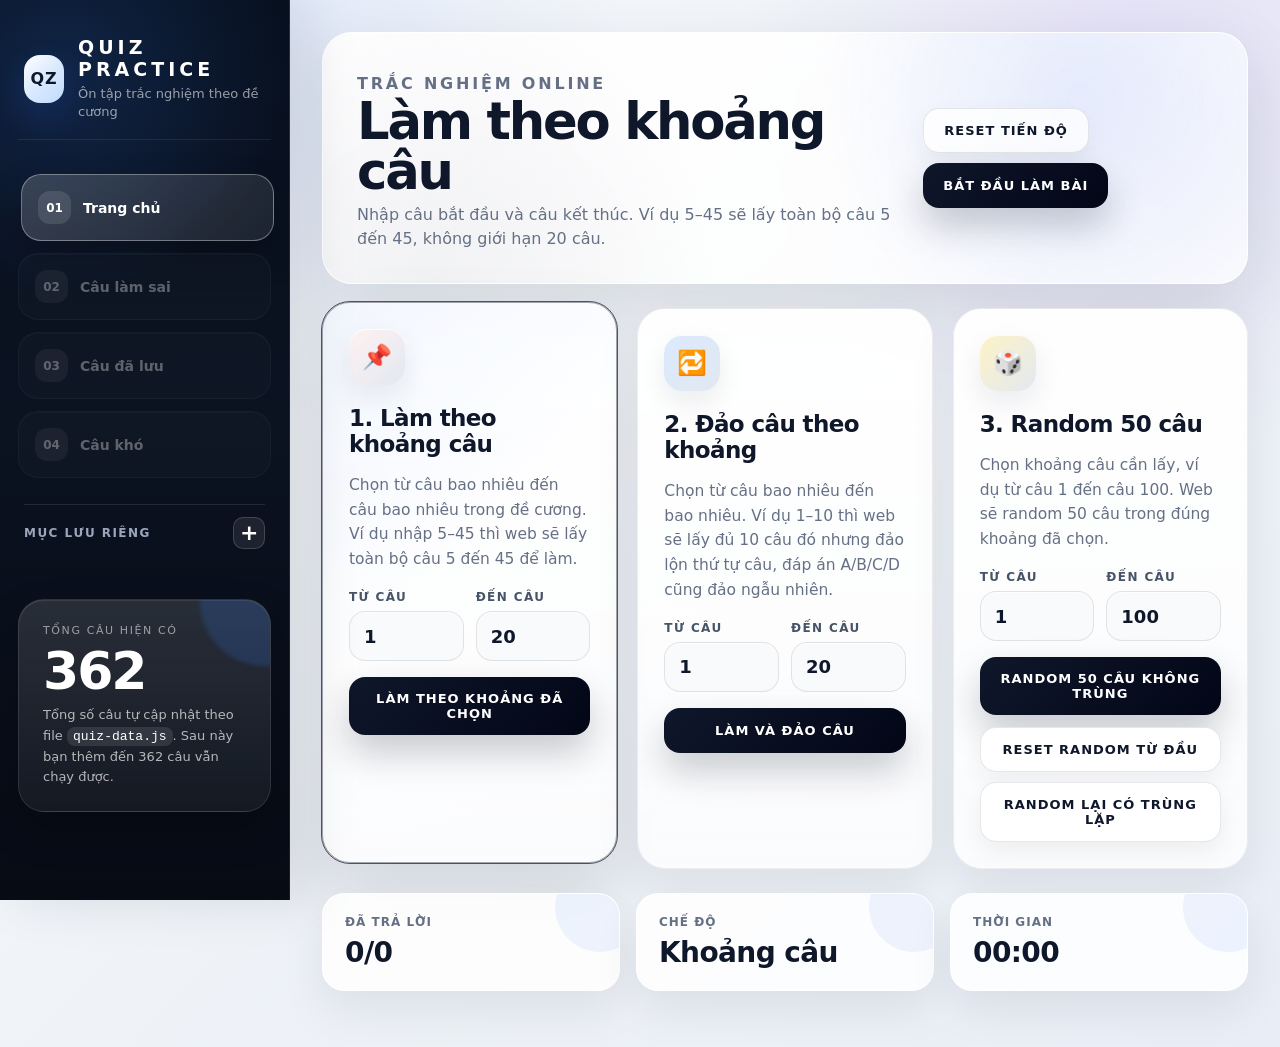
<file: index.html>
<!DOCTYPE html>
<html lang="vi">
<head>
  <meta charset="UTF-8" />
  <meta name="viewport" content="width=device-width, initial-scale=1.0" />
  <title>Ôn Tập Trắc Nghiệm</title>
  <link rel="stylesheet" href="style.css" />
</head>
<body>
  <div class="app-shell">
    <aside class="sidebar">
      <div class="brand-block" id="brandHomeBtn" role="button" tabindex="0" title="Quay về trang chủ">
        <div class="brand-mark">QZ</div>
        <div>
          <h1>Quiz Practice</h1>
          <p>Ôn tập trắc nghiệm theo đề cương</p>
        </div>
      </div>

      <nav class="side-nav" aria-label="Điều hướng nhanh">
        <button class="nav-btn active" id="homeSidebarBtn" type="button">
          <span>01</span>
          <strong>Trang chủ</strong>
        </button>
        <button class="nav-btn" id="wrongSidebarBtn" type="button" disabled>
          <span>02</span>
          <strong>Câu làm sai</strong>
        </button>
        <button class="nav-btn" id="savedSidebarBtn" type="button" disabled>
          <span>03</span>
          <strong>Câu đã lưu</strong>
        </button>
        <button class="nav-btn" id="difficultSidebarBtn" type="button" disabled>
          <span>04</span>
          <strong>Câu khó</strong>
        </button>
        <div class="custom-list-header">
          <span>Mục lưu riêng</span>
          <button class="custom-list-add" id="addCustomListBtn" type="button" title="Tạo mục lưu mới" aria-label="Tạo mục lưu mới">+</button>
        </div>
        <div class="custom-list-nav" id="customListNav"></div>
      </nav>

      <div class="sidebar-card">
        <div class="small-label">Tổng câu hiện có</div>
        <div class="big-number" id="totalQuestionCount">0</div>
        <p>Tổng số câu tự cập nhật theo file <code>quiz-data.js</code>. Sau này bạn thêm đến 362 câu vẫn chạy được.</p>
      </div>

      <div class="question-map-card hidden" id="questionMapCard" aria-label="Bảng câu hỏi trong bài">
        <div class="question-map-head">
          <div>
            <div class="small-label">Khung câu hỏi</div>
            <strong id="questionMapCount">0/0 câu</strong>
          </div>
          <span class="question-map-dot" title="Câu đã chọn sẽ đổi màu"></span>
        </div>
        <div class="question-map-legend">
          <span><i class="legend-box legend-pending"></i>Chưa làm</span>
          <span><i class="legend-box legend-done"></i>Đã làm</span>
        </div>
        <div class="question-map-grid" id="questionMapGrid"></div>
      </div>
    </aside>

    <main class="main-content">
      <header class="topbar">
        <div>
          <p class="eyebrow">Trắc nghiệm online</p>
          <h2 id="pageTitle">Ôn tập theo khoảng câu</h2>
          <p id="pageSubtitle">Chọn khoảng câu, làm bài và bấm nộp để xem điểm.</p>
        </div>
        <div class="top-actions">
          <button class="ghost-btn" id="resetProgressBtn" type="button">Reset tiến độ</button>
          <button class="primary-btn" id="startMainBtn" type="button">Bắt đầu làm bài</button>
        </div>
      </header>

      <section class="hero-grid" id="homePanel">
        <article class="mode-card selected" data-mode-card="fixed">
          <div class="mode-icon">📌</div>
          <h3>1. Làm theo khoảng câu</h3>
          <p>Chọn từ câu bao nhiêu đến câu bao nhiêu trong đề cương. Ví dụ nhập 5–45 thì web sẽ lấy toàn bộ câu 5 đến 45 để làm.</p>
          <div class="range-box" aria-label="Chọn khoảng câu trong đề cương">
            <label>
              <span>Từ câu</span>
              <input id="rangeStart" type="number" min="1" value="1" />
            </label>
            <label>
              <span>Đến câu</span>
              <input id="rangeEnd" type="number" min="1" value="20" />
            </label>
          </div>
          <button class="card-btn" type="button" data-start-mode="fixed">Làm theo khoảng đã chọn</button>
        </article>

        <article class="mode-card" data-mode-card="outline">
          <div class="mode-icon">🔁</div>
          <h3>2. Đảo câu theo khoảng</h3>
          <p>Chọn từ câu bao nhiêu đến bao nhiêu. Ví dụ 1–10 thì web sẽ lấy đủ 10 câu đó nhưng đảo lộn thứ tự câu, đáp án A/B/C/D cũng đảo ngẫu nhiên.</p>
          <div class="range-box" aria-label="Chọn khoảng câu để đảo thứ tự">
            <label>
              <span>Từ câu</span>
              <input id="outlineRangeStart" type="number" min="1" value="1" />
            </label>
            <label>
              <span>Đến câu</span>
              <input id="outlineRangeEnd" type="number" min="1" value="20" />
            </label>
          </div>
          <button class="card-btn" type="button" data-start-mode="outline">Làm và đảo câu</button>
        </article>

        <article class="mode-card" data-mode-card="random">
          <div class="mode-icon">🎲</div>
          <h3>3. Random 50 câu</h3>
          <p>Chọn khoảng câu cần lấy, ví dụ từ câu 1 đến câu 100. Web sẽ random 50 câu trong đúng khoảng đã chọn.</p>
          <div class="range-box" aria-label="Chọn khoảng câu để random 50 câu">
            <label>
              <span>Từ câu</span>
              <input id="randomRangeStart" type="number" min="1" value="1" />
            </label>
            <label>
              <span>Đến câu</span>
              <input id="randomRangeEnd" type="number" min="1" value="100" />
            </label>
          </div>
          <button class="card-btn" type="button" data-start-mode="random">Random 50 câu không trùng</button>
          <div style="display:grid;gap:10px;margin-top:12px;">
            <button class="ghost-btn" id="resetRandomBtn" type="button">Reset random từ đầu</button>
            <button class="ghost-btn" type="button" data-start-random-repeat>Random lại có trùng lặp</button>
          </div>
        </article>
      </section>

      <section class="stats-row" id="statsPanel">
        <div class="stat-box"><span>Đã trả lời</span><strong id="answeredCount">0/0</strong></div>
        <div class="stat-box"><span>Chế độ</span><strong id="currentModeLabel">Cố định</strong></div>
        <div class="stat-box"><span>Thời gian</span><strong id="timerText">00:00</strong></div>
      </section>

      <section class="quiz-panel hidden" id="quizPanel">
        <div class="quiz-toolbar">
          <div>
            <h3 id="quizTitle">Bài làm</h3>
            <p id="quizMeta">Chọn khoảng câu để bắt đầu.</p>
          </div>
          <div class="toolbar-actions">
            <button class="ghost-btn" id="newQuizBtn" type="button">Đổi đề</button>
            <button class="primary-btn" id="submitBtn" type="button">Nộp bài</button>
          </div>
        </div>
        <form id="quizForm" class="question-list"></form>
        <div class="bottom-submit-wrap">
          <button class="primary-btn bottom-submit-btn" id="bottomSubmitBtn" type="button">Nộp bài</button>
        </div>
      </section>

      <section class="result-panel hidden" id="resultPanel">
        <div class="result-card">
          <p class="eyebrow">Kết quả</p>
          <h3 id="scoreTitle">Bạn đạt 0/0</h3>
          <p id="scoreSubtitle">Xem chi tiết từng câu bên dưới.</p>
          <div class="result-actions">
            <button class="primary-btn" id="retryBtn" type="button">Làm lại bài này</button>
            <button class="ghost-btn" id="wrongOnlyBtn" type="button">Làm lại câu sai</button>
            <button class="ghost-btn" id="nextBatchBtn" type="button">Làm 20 câu tiếp theo</button>
            <button class="ghost-btn" id="backHomeBtn" type="button">Về trang chọn đề</button>
          </div>
        </div>
        <div id="reviewList" class="review-list"></div>
      </section>

      <section class="bank-panel hidden" id="bankPanel">
        <div class="quiz-toolbar">
          <div>
            <h3>Ngân hàng câu hỏi</h3>
            <p>Tìm nhanh câu hỏi trong đề cương hiện có.</p>
          </div>
          <input id="searchInput" class="search-input" type="search" placeholder="Tìm câu hỏi, mã câu, đáp án..." />
        </div>
        <div id="bankList" class="bank-list"></div>
      </section>
    </main>
  </div>

  <div class="modal-overlay" id="confirmModal" aria-hidden="true">
    <div class="confirm-modal" role="dialog" aria-modal="true" aria-labelledby="confirmModalTitle" aria-describedby="confirmModalMessage">
      <button class="modal-x" id="confirmModalClose" type="button" aria-label="Đóng">×</button>
      <div class="modal-icon">↩</div>
      <p class="eyebrow">Xác nhận thao tác</p>
      <h3 id="confirmModalTitle">Thoát bài đang làm?</h3>
      <p id="confirmModalMessage">Bạn có muốn thoát bài đang làm và quay về trang chủ không?</p>
      <div class="modal-actions">
        <button class="ghost-btn modal-cancel" id="confirmModalCancel" type="button">Ở lại</button>
        <button class="primary-btn modal-confirm" id="confirmModalConfirm" type="button">Thoát về trang chủ</button>
      </div>
    </div>
  </div>

  <div class="modal-overlay" id="customListModal" aria-hidden="true">
    <div class="confirm-modal custom-list-modal" role="dialog" aria-modal="true" aria-labelledby="customListModalTitle">
      <button class="modal-x" id="customListModalClose" type="button" aria-label="Đóng">×</button>
      <p class="eyebrow">Mục lưu riêng</p>
      <h3 id="customListModalTitle">Tạo mục lưu mới</h3>
      <p id="customListModalText">Đặt tên để gom các câu cùng chủ đề.</p>
      <label class="custom-list-name-label">
        <span>Tên mục</span>
        <input id="customListNameInput" type="text" maxlength="40" placeholder="Ví dụ: Chiến sĩ cách mạng" />
      </label>
      <div class="modal-actions">
        <button class="ghost-btn" id="customListModalCancel" type="button">Hủy</button>
        <button class="primary-btn" id="customListModalSave" type="button">Lưu mục</button>
      </div>
    </div>
  </div>

  <div class="modal-overlay" id="questionListModal" aria-hidden="true">
    <div class="confirm-modal question-list-modal" role="dialog" aria-modal="true" aria-labelledby="questionListModalTitle">
      <button class="modal-x" id="questionListModalClose" type="button" aria-label="Đóng">×</button>
      <p class="eyebrow">Phân loại câu hỏi</p>
      <h3 id="questionListModalTitle">Thêm câu vào mục</h3>
      <p>Chọn một hoặc nhiều mục. Bạn có thể tạo thêm mục mới bất cứ lúc nào.</p>
      <div class="question-list-options" id="questionListOptions"></div>
      <button class="ghost-btn full-width-btn" id="createListInsideModalBtn" type="button">+ Tạo mục mới</button>
      <div class="modal-actions">
        <button class="ghost-btn" id="questionListModalCancel" type="button">Hủy</button>
        <button class="primary-btn" id="questionListModalSave" type="button">Cập nhật</button>
      </div>
    </div>
  </div>

  <script src="quiz-data.js"></script>
  <script src="quiz.js"></script>
</body>
</html>
</file>
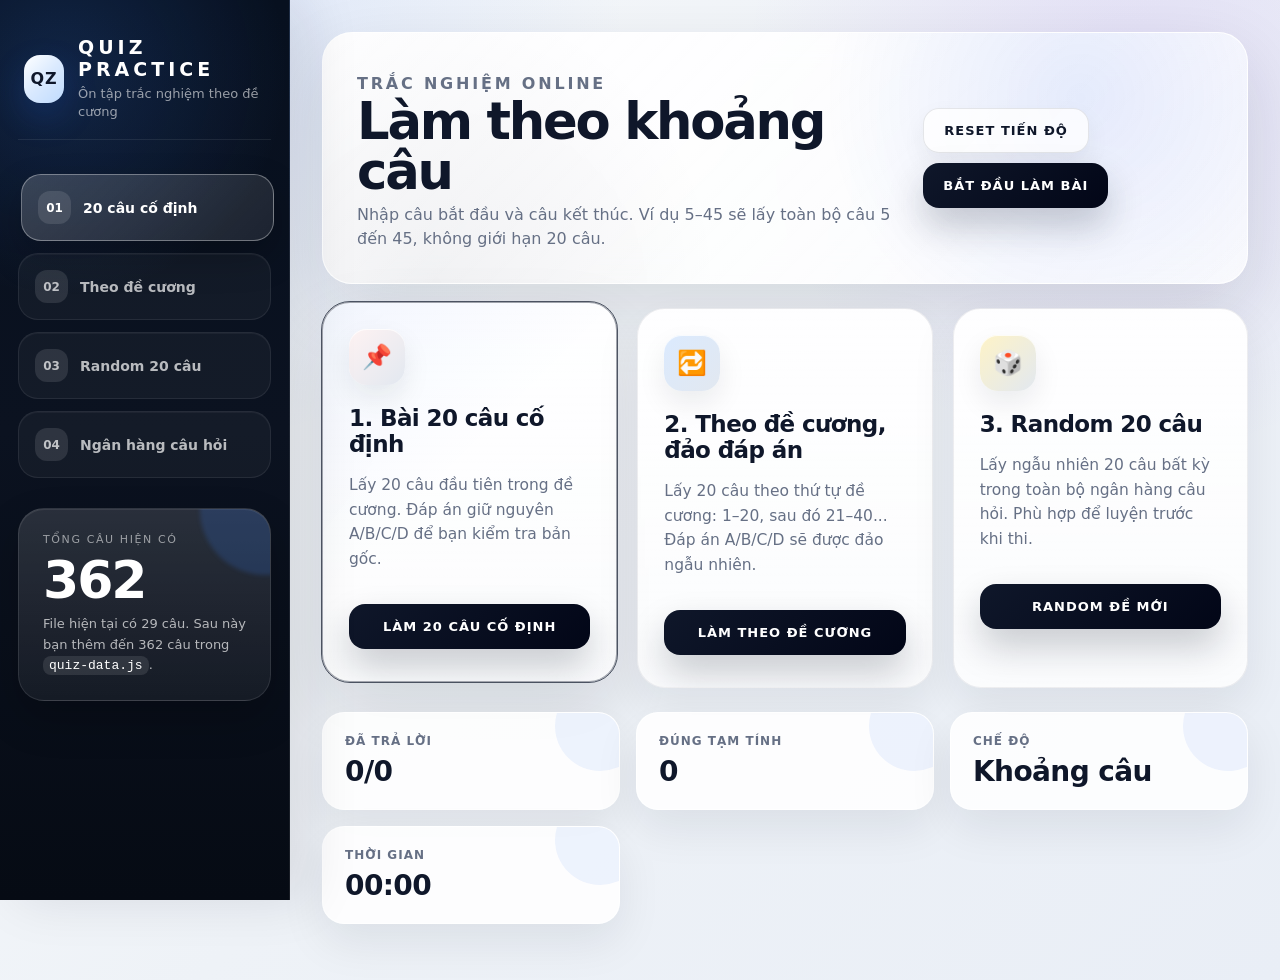
<file: quiz.html>
<!DOCTYPE html>
<html lang="vi">
<head>
  <meta charset="UTF-8" />
  <meta name="viewport" content="width=device-width, initial-scale=1.0" />
  <title>Ôn Tập Trắc Nghiệm</title>
  <link rel="stylesheet" href="style.css" />
</head>
<body>
  <div class="app-shell">
    <aside class="sidebar">
      <div class="brand-block">
        <div class="brand-mark">QZ</div>
        <div>
          <h1>Quiz Practice</h1>
          <p>Ôn tập trắc nghiệm theo đề cương</p>
        </div>
      </div>

      <nav class="side-nav" aria-label="Chọn chế độ làm bài">
        <button class="nav-btn active" data-mode-button="fixed" type="button">
          <span>01</span>
          <strong>20 câu cố định</strong>
        </button>
        <button class="nav-btn" data-mode-button="outline" type="button">
          <span>02</span>
          <strong>Theo đề cương</strong>
        </button>
        <button class="nav-btn" data-mode-button="random" type="button">
          <span>03</span>
          <strong>Random 20 câu</strong>
        </button>
        <button class="nav-btn" data-mode-button="bank" type="button">
          <span>04</span>
          <strong>Ngân hàng câu hỏi</strong>
        </button>
      </nav>

      <div class="sidebar-card">
        <div class="small-label">Tổng câu hiện có</div>
        <div class="big-number" id="totalQuestionCount">0</div>
        <p>File hiện tại có 29 câu. Sau này bạn thêm đến 362 câu trong <code>quiz-data.js</code>.</p>
      </div>
    </aside>

    <main class="main-content">
      <header class="topbar">
        <div>
          <p class="eyebrow">Trắc nghiệm online</p>
          <h2 id="pageTitle">Ôn tập 20 câu</h2>
          <p id="pageSubtitle">Chọn chế độ, làm bài và bấm nộp để xem điểm.</p>
        </div>
        <div class="top-actions">
          <button class="ghost-btn" id="resetProgressBtn" type="button">Reset tiến độ</button>
          <button class="primary-btn" id="startMainBtn" type="button">Bắt đầu làm bài</button>
        </div>
      </header>

      <section class="hero-grid" id="homePanel">
        <article class="mode-card selected" data-mode-card="fixed">
          <div class="mode-icon">📌</div>
          <h3>1. Bài 20 câu cố định</h3>
          <p>Lấy 20 câu đầu tiên trong đề cương. Đáp án giữ nguyên A/B/C/D để bạn kiểm tra bản gốc.</p>
          <button class="card-btn" type="button" data-start-mode="fixed">Làm 20 câu cố định</button>
        </article>

        <article class="mode-card" data-mode-card="outline">
          <div class="mode-icon">🔁</div>
          <h3>2. Theo đề cương, đảo đáp án</h3>
          <p>Lấy 20 câu theo thứ tự đề cương: 1–20, sau đó 21–40... Đáp án A/B/C/D sẽ được đảo ngẫu nhiên.</p>
          <button class="card-btn" type="button" data-start-mode="outline">Làm theo đề cương</button>
        </article>

        <article class="mode-card" data-mode-card="random">
          <div class="mode-icon">🎲</div>
          <h3>3. Random 20 câu</h3>
          <p>Lấy ngẫu nhiên 20 câu bất kỳ trong toàn bộ ngân hàng câu hỏi. Phù hợp để luyện trước khi thi.</p>
          <button class="card-btn" type="button" data-start-mode="random">Random đề mới</button>
        </article>
      </section>

      <section class="stats-row" id="statsPanel">
        <div class="stat-box"><span>Đã trả lời</span><strong id="answeredCount">0/20</strong></div>
        <div class="stat-box"><span>Đúng tạm tính</span><strong id="liveCorrectCount">0</strong></div>
        <div class="stat-box"><span>Chế độ</span><strong id="currentModeLabel">Cố định</strong></div>
        <div class="stat-box"><span>Thời gian</span><strong id="timerText">00:00</strong></div>
      </section>

      <section class="quiz-panel hidden" id="quizPanel">
        <div class="quiz-toolbar">
          <div>
            <h3 id="quizTitle">Bài làm</h3>
            <p id="quizMeta">20 câu trắc nghiệm</p>
          </div>
          <div class="toolbar-actions">
            <button class="ghost-btn" id="newQuizBtn" type="button">Đổi đề</button>
            <button class="primary-btn" id="submitBtn" type="button">Nộp bài</button>
          </div>
        </div>
        <form id="quizForm" class="question-list"></form>
        <div class="bottom-submit-wrap">
          <button class="primary-btn bottom-submit-btn" id="bottomSubmitBtn" type="button">Nộp bài</button>
        </div>
      </section>

      <section class="result-panel hidden" id="resultPanel">
        <div class="result-card">
          <p class="eyebrow">Kết quả</p>
          <h3 id="scoreTitle">Bạn đạt 0/20</h3>
          <p id="scoreSubtitle">Xem chi tiết từng câu bên dưới.</p>
          <div class="result-actions">
            <button class="primary-btn" id="retryBtn" type="button">Làm lại bài này</button>
            <button class="ghost-btn" id="nextBatchBtn" type="button">Làm 20 câu tiếp theo</button>
            <button class="ghost-btn" id="backHomeBtn" type="button">Về trang chọn đề</button>
          </div>
        </div>
        <div id="reviewList" class="review-list"></div>
      </section>

      <section class="bank-panel hidden" id="bankPanel">
        <div class="quiz-toolbar">
          <div>
            <h3>Ngân hàng câu hỏi</h3>
            <p>Tìm nhanh câu hỏi trong đề cương hiện có.</p>
          </div>
          <input id="searchInput" class="search-input" type="search" placeholder="Tìm câu hỏi, mã câu, đáp án..." />
        </div>
        <div id="bankList" class="bank-list"></div>
      </section>
    </main>
  </div>

  <script src="quiz-data.js"></script>
  <script src="quiz.js"></script>
</body>
</html>
</file>
<file: style.css>
:root {
  --bg: #f4f5f7;
  --panel: #ffffff;
  --ink: #111827;
  --muted: #6b7280;
  --line: #e5e7eb;
  --dark: #0f172a;
  --dark-2: #111827;
  --accent: #111827;
  --good: #16a34a;
  --bad: #dc2626;
  --warn: #d97706;
  --soft-good: #ecfdf5;
  --soft-bad: #fef2f2;
  --soft-blue: #eff6ff;
  --radius: 22px;
  --shadow: 0 24px 60px rgba(15, 23, 42, .10);
}

* { box-sizing: border-box; }
html { scroll-behavior: smooth; }
body {
  margin: 0;
  min-height: 100vh;
  font-family: Inter, ui-sans-serif, system-ui, -apple-system, BlinkMacSystemFont, "Segoe UI", sans-serif;
  color: var(--ink);
  background:
    radial-gradient(circle at top left, rgba(17, 24, 39, .08), transparent 32rem),
    linear-gradient(135deg, #f9fafb 0%, #eef2f7 100%);
}
button, input { font: inherit; }
button { cursor: pointer; }

.app-shell {
  display: grid;
  grid-template-columns: 290px minmax(0, 1fr);
  min-height: 100vh;
}

.sidebar {
  position: sticky;
  top: 0;
  height: 100vh;
  overflow: auto;
  padding: 28px 18px;
  background: #090f1d;
  color: white;
  border-right: 1px solid rgba(255,255,255,.08);
}

.brand-block {
  display: flex;
  gap: 14px;
  align-items: center;
  margin-bottom: 34px;
}
.brand-mark {
  width: 48px;
  height: 48px;
  border-radius: 16px;
  display: grid;
  place-items: center;
  background: linear-gradient(135deg, #ffffff, #cbd5e1);
  color: #0f172a;
  font-weight: 900;
  letter-spacing: 1px;
}
.brand-block h1 {
  margin: 0;
  font-size: 20px;
  letter-spacing: 3px;
  text-transform: uppercase;
}
.brand-block p {
  margin: 5px 0 0;
  color: rgba(255,255,255,.58);
  font-size: 13px;
  line-height: 1.4;
}

.side-nav { display: grid; gap: 10px; }
.nav-btn {
  width: 100%;
  border: 1px solid rgba(255,255,255,.08);
  color: rgba(255,255,255,.70);
  background: rgba(255,255,255,.035);
  border-radius: 18px;
  padding: 15px 14px;
  display: flex;
  gap: 12px;
  align-items: center;
  text-align: left;
  transition: .2s ease;
}
.nav-btn span {
  width: 33px;
  height: 33px;
  border-radius: 12px;
  display: grid;
  place-items: center;
  background: rgba(255,255,255,.07);
  font-size: 12px;
  font-weight: 800;
}
.nav-btn strong { font-size: 14px; }
.nav-btn:hover, .nav-btn.active {
  color: white;
  background: rgba(255,255,255,.11);
  border-color: rgba(255,255,255,.28);
  transform: translateX(3px);
}

.nav-btn:disabled {
  opacity: .48;
  cursor: not-allowed;
  transform: none;
}
.nav-btn:disabled:hover {
  color: rgba(255,255,255,.70);
  background: rgba(255,255,255,.035);
  border-color: rgba(255,255,255,.08);
  transform: none;
}
.review-card.focus-wrong {
  outline: 3px solid rgba(220, 38, 38, .35);
  box-shadow: 0 0 0 8px rgba(220, 38, 38, .08), var(--shadow);
}

.sidebar-card {
  margin-top: 32px;
  padding: 20px;
  border-radius: 22px;
  background: linear-gradient(180deg, rgba(255,255,255,.10), rgba(255,255,255,.045));
  border: 1px solid rgba(255,255,255,.10);
}
.sidebar-card code {
  color: #fff;
  background: rgba(255,255,255,.10);
  padding: 2px 6px;
  border-radius: 8px;
}
.small-label {
  color: rgba(255,255,255,.55);
  font-size: 11px;
  letter-spacing: 1.6px;
  text-transform: uppercase;
}
.big-number {
  margin: 8px 0;
  font-size: 44px;
  font-weight: 900;
  letter-spacing: -2px;
}
.sidebar-card p {
  color: rgba(255,255,255,.68);
  font-size: 13px;
  line-height: 1.55;
  margin: 0;
}

.main-content {
  padding: 30px;
  max-width: 1220px;
  width: 100%;
  margin: 0 auto;
}
.topbar, .quiz-toolbar {
  display: flex;
  justify-content: space-between;
  gap: 20px;
  align-items: center;
  padding: 24px;
  background: rgba(255,255,255,.74);
  border: 1px solid rgba(229,231,235,.90);
  border-radius: var(--radius);
  box-shadow: var(--shadow);
  backdrop-filter: blur(18px);
}
.eyebrow {
  margin: 0 0 8px;
  color: var(--muted);
  text-transform: uppercase;
  letter-spacing: 2px;
  font-size: 12px;
  font-weight: 800;
}
.topbar h2, .quiz-toolbar h3 {
  margin: 0;
  font-size: clamp(24px, 3vw, 42px);
  letter-spacing: -1.4px;
}
.quiz-toolbar h3 { font-size: 22px; letter-spacing: -.5px; }
.topbar p, .quiz-toolbar p {
  color: var(--muted);
  margin: 7px 0 0;
  line-height: 1.5;
}
.top-actions, .toolbar-actions, .result-actions {
  display: flex;
  gap: 10px;
  flex-wrap: wrap;
}
.primary-btn, .ghost-btn, .card-btn {
  border: 0;
  border-radius: 999px;
  padding: 13px 18px;
  font-size: 13px;
  font-weight: 900;
  letter-spacing: .7px;
  text-transform: uppercase;
  transition: .18s ease;
}
.primary-btn, .card-btn {
  background: var(--dark);
  color: white;
  box-shadow: 0 12px 24px rgba(15,23,42,.18);
}
.ghost-btn {
  border: 1px solid var(--line);
  color: var(--ink);
  background: white;
}
.primary-btn:hover, .card-btn:hover, .ghost-btn:hover {
  transform: translateY(-2px);
}
.primary-btn:disabled, .ghost-btn:disabled {
  opacity: .55;
  cursor: not-allowed;
  transform: none;
}

.hero-grid {
  display: grid;
  grid-template-columns: repeat(3, minmax(0, 1fr));
  gap: 18px;
  margin-top: 22px;
}
.mode-card {
  background: var(--panel);
  border: 1px solid var(--line);
  border-radius: var(--radius);
  padding: 24px;
  box-shadow: 0 16px 40px rgba(15, 23, 42, .06);
  transition: .2s ease;
}
.mode-card:hover, .mode-card.selected {
  transform: translateY(-4px);
  border-color: #111827;
  box-shadow: var(--shadow);
}
.mode-icon {
  width: 48px;
  height: 48px;
  border-radius: 16px;
  display: grid;
  place-items: center;
  background: #f3f4f6;
  font-size: 24px;
  margin-bottom: 18px;
}
.mode-card h3 { margin: 0 0 10px; font-size: 20px; }
.mode-card p {
  color: var(--muted);
  line-height: 1.6;
  min-height: 78px;
}
.card-btn { width: 100%; margin-top: 12px; }

.stats-row {
  display: grid;
  grid-template-columns: repeat(3, minmax(0, 1fr));
  gap: 14px;
  margin: 22px 0;
}
.stat-box {
  background: var(--panel);
  border: 1px solid var(--line);
  border-radius: 18px;
  padding: 17px 18px;
}
.stat-box span {
  display: block;
  color: var(--muted);
  font-size: 12px;
  text-transform: uppercase;
  letter-spacing: 1px;
  font-weight: 800;
}
.stat-box strong {
  display: block;
  margin-top: 7px;
  font-size: 24px;
}

.quiz-panel, .result-panel, .bank-panel { margin-top: 22px; }
.question-list { display: grid; gap: 16px; margin-top: 18px; }
.question-card {
  background: var(--panel);
  border: 1px solid var(--line);
  border-radius: var(--radius);
  padding: 22px;
  box-shadow: 0 16px 36px rgba(15,23,42,.05);
}
.question-head {
  display: flex;
  justify-content: space-between;
  gap: 12px;
  align-items: flex-start;
  margin-bottom: 16px;
}
.question-number {
  display: inline-flex;
  align-items: center;
  gap: 8px;
  font-size: 12px;
  color: var(--muted);
  font-weight: 900;
  letter-spacing: 1px;
  text-transform: uppercase;
}
.question-code {
  background: #f3f4f6;
  color: #374151;
  padding: 5px 8px;
  border-radius: 999px;
  font-size: 11px;
}
.question-text {
  margin: 0;
  font-size: 18px;
  font-weight: 800;
  line-height: 1.48;
}
.option-list { display: grid; gap: 10px; margin-top: 17px; }
.option-item {
  display: grid;
  grid-template-columns: 34px 1fr;
  gap: 12px;
  align-items: center;
  padding: 13px 14px;
  border: 1px solid var(--line);
  border-radius: 16px;
  background: #fff;
  transition: .16s ease;
}
.option-item:hover { border-color: #111827; transform: translateX(2px); }
.option-item input { display: none; }
.option-letter {
  width: 34px;
  height: 34px;
  border-radius: 12px;
  display: grid;
  place-items: center;
  background: #f3f4f6;
  font-weight: 900;
}
.option-item:has(input:checked) {
  border-color: #111827;
  background: #f8fafc;
  box-shadow: 0 10px 24px rgba(15,23,42,.07);
}
.option-item:has(input:checked) .option-letter {
  background: #111827;
  color: white;
}
.option-item.correct {
  border-color: rgba(22,163,74,.45);
  background: var(--soft-good);
}
.option-item.wrong {
  border-color: rgba(220,38,38,.42);
  background: var(--soft-bad);
}
.option-item.correct .option-letter { background: var(--good); color: #fff; }
.option-item.wrong .option-letter { background: var(--bad); color: #fff; }

.result-card {
  background: #0f172a;
  color: #fff;
  border-radius: 28px;
  padding: 28px;
  box-shadow: var(--shadow);
}
.result-card .eyebrow { color: rgba(255,255,255,.56); }
.result-card h3 {
  font-size: clamp(28px, 5vw, 56px);
  line-height: 1;
  margin: 0 0 12px;
  letter-spacing: -2px;
}
.result-card p { color: rgba(255,255,255,.70); }
.result-card .ghost-btn { background: transparent; color: #fff; border-color: rgba(255,255,255,.22); }
.result-card .primary-btn { background: #fff; color: #0f172a; }
.review-list { display: grid; gap: 14px; margin-top: 18px; }
.review-card {
  background: var(--panel);
  border: 1px solid var(--line);
  border-radius: 20px;
  padding: 18px;
}
.review-card.good { border-color: rgba(22,163,74,.35); }
.review-card.bad { border-color: rgba(220,38,38,.35); }
.review-status {
  display: inline-flex;
  padding: 6px 10px;
  border-radius: 999px;
  font-size: 12px;
  font-weight: 900;
  margin-bottom: 12px;
}
.review-status.good { background: var(--soft-good); color: var(--good); }
.review-status.bad { background: var(--soft-bad); color: var(--bad); }
.review-card h4 { margin: 0 0 12px; line-height: 1.5; }
.review-card p { margin: 7px 0; color: #374151; }

.search-input {
  width: min(420px, 100%);
  border: 1px solid var(--line);
  border-radius: 999px;
  padding: 13px 16px;
  outline: none;
}
.search-input:focus { border-color: #111827; }
.bank-list { display: grid; gap: 13px; margin-top: 18px; }
.bank-item {
  background: var(--panel);
  border: 1px solid var(--line);
  border-radius: 18px;
  padding: 18px;
}
.bank-item h4 { margin: 0 0 10px; line-height: 1.45; }
.bank-item ul { margin: 0; padding-left: 22px; color: #374151; }
.bank-answer {
  display: inline-flex;
  margin-top: 10px;
  padding: 6px 10px;
  border-radius: 999px;
  background: var(--soft-good);
  color: var(--good);
  font-weight: 900;
  font-size: 12px;
}
.hidden { display: none !important; }

@media (max-width: 1000px) {
  .app-shell { grid-template-columns: 1fr; }
  .sidebar { position: relative; height: auto; }
  .hero-grid { grid-template-columns: 1fr; }
  .stats-row { grid-template-columns: repeat(2, minmax(0, 1fr)); }
  .topbar, .quiz-toolbar { align-items: flex-start; flex-direction: column; }
}
@media (max-width: 560px) {
  .main-content { padding: 16px; }
  .stats-row { grid-template-columns: 1fr; }
  .question-card { padding: 18px; }
  .option-item { grid-template-columns: 30px 1fr; }
  .top-actions, .toolbar-actions, .result-actions { width: 100%; }
  .primary-btn, .ghost-btn, .card-btn { width: 100%; }
}


/* Custom confirm modal */
body.modal-open {
  overflow: hidden;
}

.modal-overlay {
  position: fixed;
  inset: 0;
  z-index: 9999;
  display: flex;
  align-items: center;
  justify-content: center;
  padding: 24px;
  background: rgba(15, 23, 42, 0.52);
  backdrop-filter: blur(10px);
  opacity: 0;
  pointer-events: none;
  transition: opacity 0.22s ease;
}

.modal-overlay.show {
  opacity: 1;
  pointer-events: auto;
}

.confirm-modal {
  position: relative;
  width: min(480px, 100%);
  padding: 30px;
  border: 1px solid rgba(15, 23, 42, 0.1);
  border-radius: 28px;
  background: linear-gradient(180deg, #ffffff 0%, #f8fafc 100%);
  color: #111827;
  box-shadow: 0 30px 80px rgba(15, 23, 42, 0.28);
  transform: translateY(14px) scale(0.97);
  transition: transform 0.22s ease;
}

.modal-overlay.show .confirm-modal {
  transform: translateY(0) scale(1);
}

.modal-x {
  position: absolute;
  top: 18px;
  right: 18px;
  width: 36px;
  height: 36px;
  border: 0;
  border-radius: 999px;
  background: #eef2f7;
  color: #334155;
  font-size: 22px;
  line-height: 1;
  cursor: pointer;
  transition: transform 0.18s ease, background 0.18s ease;
}

.modal-x:hover {
  transform: rotate(90deg);
  background: #e2e8f0;
}

.modal-icon {
  width: 56px;
  height: 56px;
  display: grid;
  place-items: center;
  margin-bottom: 18px;
  border-radius: 18px;
  background: #0f172a;
  color: #ffffff;
  font-size: 26px;
  box-shadow: 0 18px 36px rgba(15, 23, 42, 0.22);
}

.confirm-modal .eyebrow {
  margin: 0 0 8px;
  color: #64748b;
}

.confirm-modal h3 {
  margin: 0 0 10px;
  font-size: 28px;
  line-height: 1.15;
  letter-spacing: -0.04em;
}

.confirm-modal p {
  margin: 0;
  color: #64748b;
  font-size: 15px;
  line-height: 1.65;
}

.modal-actions {
  display: flex;
  justify-content: flex-end;
  gap: 12px;
  margin-top: 26px;
}

.modal-actions .ghost-btn,
.modal-actions .primary-btn {
  min-width: 142px;
  height: 46px;
}

.modal-actions .modal-cancel {
  background: #ffffff;
}

.modal-actions .modal-confirm {
  box-shadow: 0 16px 34px rgba(15, 23, 42, 0.22);
}

@media (max-width: 560px) {
  .confirm-modal {
    padding: 24px;
    border-radius: 24px;
  }

  .modal-actions {
    display: grid;
  }

  .modal-actions .ghost-btn,
  .modal-actions .primary-btn {
    width: 100%;
  }
}

/* ===============================
   Visual refresh - home dashboard
   =============================== */
:root {
  --bg: #eef2f7;
  --panel: #ffffff;
  --ink: #0f172a;
  --muted: #667085;
  --line: #dde3ec;
  --dark: #08111f;
  --dark-2: #0b1220;
  --accent: #0f172a;
  --brand: #2563eb;
  --brand-soft: #dbeafe;
  --violet-soft: #ede9fe;
  --emerald-soft: #dcfce7;
  --amber-soft: #fef3c7;
  --radius: 26px;
  --shadow: 0 26px 70px rgba(15, 23, 42, .12);
  --shadow-soft: 0 18px 45px rgba(15, 23, 42, .08);
}

body {
  background:
    radial-gradient(circle at 14% 0%, rgba(37, 99, 235, .12), transparent 28rem),
    radial-gradient(circle at 88% 8%, rgba(124, 58, 237, .10), transparent 24rem),
    linear-gradient(135deg, #f8fafc 0%, #eef2f7 52%, #e9eef6 100%);
}

.app-shell {
  grid-template-columns: 305px minmax(0, 1fr);
}

.sidebar {
  background:
    radial-gradient(circle at 22% 8%, rgba(59, 130, 246, .18), transparent 14rem),
    linear-gradient(180deg, #07101f 0%, #0b1220 48%, #060b14 100%);
  box-shadow: 18px 0 50px rgba(15, 23, 42, .10);
}

.brand-block {
  padding: 8px 6px 18px;
  border-bottom: 1px solid rgba(255,255,255,.08);
}

.brand-mark {
  background: linear-gradient(135deg, #ffffff 0%, #dbeafe 48%, #bfdbfe 100%);
  box-shadow: 0 14px 35px rgba(37, 99, 235, .20);
}

.brand-block h1 {
  font-size: 19px;
  letter-spacing: 4px;
}

.side-nav {
  gap: 12px;
}

.nav-btn {
  min-height: 64px;
  border-radius: 20px;
  padding: 16px;
  background: rgba(255,255,255,.04);
  box-shadow: inset 0 1px 0 rgba(255,255,255,.04);
}

.nav-btn.active {
  background: linear-gradient(135deg, rgba(255,255,255,.18), rgba(255,255,255,.08));
  border-color: rgba(255,255,255,.35);
  box-shadow: 0 16px 36px rgba(0,0,0,.22);
}

.nav-btn span {
  background: rgba(255,255,255,.11);
}

.sidebar-card {
  position: relative;
  overflow: hidden;
  margin-top: 30px;
  padding: 24px;
  border-radius: 26px;
  background:
    linear-gradient(180deg, rgba(255,255,255,.13), rgba(255,255,255,.055));
  box-shadow: inset 0 1px 0 rgba(255,255,255,.08), 0 18px 42px rgba(0,0,0,.20);
}

.sidebar-card::after {
  content: "";
  position: absolute;
  width: 130px;
  height: 130px;
  right: -60px;
  top: -64px;
  border-radius: 999px;
  background: rgba(59, 130, 246, .18);
  filter: blur(2px);
}

.big-number {
  font-size: 52px;
  line-height: 1;
}

.main-content {
  max-width: 1260px;
  padding: 32px;
}

.topbar {
  position: relative;
  overflow: hidden;
  padding: 32px 34px;
  border-radius: 30px;
  background:
    linear-gradient(135deg, rgba(255,255,255,.94), rgba(255,255,255,.78));
  border-color: rgba(255,255,255,.75);
}

.topbar::before {
  content: "";
  position: absolute;
  inset: 0;
  pointer-events: none;
  background:
    radial-gradient(circle at 82% 26%, rgba(37, 99, 235, .10), transparent 16rem),
    radial-gradient(circle at 12% 100%, rgba(15, 23, 42, .055), transparent 18rem);
}

.topbar > * {
  position: relative;
  z-index: 1;
}

.eyebrow {
  color: #697586;
  letter-spacing: 2.8px;
}

.topbar h2 {
  font-size: clamp(36px, 4vw, 54px);
  line-height: .98;
  letter-spacing: -2.2px;
}

.topbar p {
  max-width: 680px;
  font-size: 16px;
}

.primary-btn, .ghost-btn, .card-btn {
  min-height: 45px;
  padding: 14px 20px;
  border-radius: 16px;
  letter-spacing: 1px;
}

.primary-btn, .card-btn {
  background: linear-gradient(135deg, #0f172a, #020617);
  box-shadow: 0 18px 36px rgba(15,23,42,.22);
}

.ghost-btn {
  background: rgba(255,255,255,.78);
  border-color: rgba(15,23,42,.10);
  box-shadow: 0 10px 24px rgba(15,23,42,.06);
}

.primary-btn:hover, .card-btn:hover, .ghost-btn:hover {
  transform: translateY(-3px);
  box-shadow: 0 22px 44px rgba(15,23,42,.16);
}

.hero-grid {
  align-items: stretch;
  gap: 20px;
  margin-top: 24px;
}

.mode-card {
  position: relative;
  overflow: hidden;
  min-height: 380px;
  padding: 26px;
  border-radius: 28px;
  border-color: rgba(15,23,42,.07);
  background:
    linear-gradient(180deg, rgba(255,255,255,.96), rgba(255,255,255,.78));
  box-shadow: var(--shadow-soft);
}

.mode-card::before {
  content: "";
  position: absolute;
  inset: 0;
  pointer-events: none;
  background: linear-gradient(135deg, rgba(37,99,235,.055), transparent 45%);
  opacity: 0;
  transition: .22s ease;
}

.mode-card:hover::before, .mode-card.selected::before {
  opacity: 1;
}

.mode-card:hover, .mode-card.selected {
  transform: translateY(-6px);
  border-color: rgba(15, 23, 42, .38);
  box-shadow: 0 30px 70px rgba(15, 23, 42, .13);
}

.mode-card.selected {
  outline: 1px solid rgba(15, 23, 42, .70);
}

.mode-card > * {
  position: relative;
  z-index: 1;
}

.mode-icon {
  width: 56px;
  height: 56px;
  border-radius: 18px;
  margin-bottom: 20px;
  background: linear-gradient(135deg, #f8fafc, #e2e8f0);
  box-shadow: inset 0 1px 0 rgba(255,255,255,.80), 0 12px 28px rgba(15,23,42,.08);
}

.mode-card:nth-child(1) .mode-icon { background: linear-gradient(135deg, #fef2f2, #e2e8f0); }
.mode-card:nth-child(2) .mode-icon { background: linear-gradient(135deg, #dbeafe, #e2e8f0); }
.mode-card:nth-child(3) .mode-icon { background: linear-gradient(135deg, #fef3c7, #e2e8f0); }

.mode-card h3 {
  margin-bottom: 12px;
  font-size: 23px;
  letter-spacing: -.6px;
}

.mode-card p {
  min-height: 0;
  color: #667085;
  font-size: 15.5px;
}

.range-box {
  display: grid;
  grid-template-columns: repeat(2, minmax(0, 1fr));
  gap: 12px;
  margin-top: 18px;
}

.range-box label {
  display: grid;
  gap: 7px;
  color: #475467;
  font-size: 12px;
  font-weight: 900;
  text-transform: uppercase;
  letter-spacing: 1.4px;
}

.range-box input {
  width: 100%;
  height: 50px;
  padding: 0 14px;
  border: 1px solid rgba(15,23,42,.10);
  border-radius: 16px;
  outline: none;
  background: #f8fafc;
  color: #0f172a;
  font-size: 18px;
  font-weight: 800;
  box-shadow: inset 0 1px 0 rgba(255,255,255,.80);
  transition: .16s ease;
}

.range-box input:focus {
  border-color: rgba(37,99,235,.55);
  background: #ffffff;
  box-shadow: 0 0 0 4px rgba(37,99,235,.11);
}

.card-btn {
  margin-top: 16px;
  width: 100%;
}

.mode-card .ghost-btn {
  min-height: 43px;
  background: #ffffff;
}

.stats-row {
  gap: 16px;
  margin: 24px 0;
}

.stat-box {
  position: relative;
  overflow: hidden;
  border-radius: 22px;
  padding: 21px 22px;
  background: rgba(255,255,255,.86);
  border-color: rgba(255,255,255,.78);
  box-shadow: var(--shadow-soft);
}

.stat-box::after {
  content: "";
  position: absolute;
  right: -26px;
  top: -32px;
  width: 90px;
  height: 90px;
  border-radius: 999px;
  background: rgba(37,99,235,.07);
}

.stat-box strong {
  font-size: 28px;
  letter-spacing: -.6px;
}

.quiz-toolbar, .question-card, .review-card, .bank-item {
  border-color: rgba(15,23,42,.07);
  background: rgba(255,255,255,.90);
  box-shadow: var(--shadow-soft);
}

.option-item {
  border-radius: 18px;
  background: rgba(255,255,255,.86);
}

.option-letter {
  border-radius: 13px;
}

.result-card {
  position: relative;
  overflow: hidden;
  background:
    radial-gradient(circle at top right, rgba(37,99,235,.30), transparent 18rem),
    linear-gradient(135deg, #0f172a 0%, #020617 100%);
}

.result-card::after {
  content: "";
  position: absolute;
  width: 170px;
  height: 170px;
  right: -70px;
  bottom: -90px;
  border-radius: 999px;
  background: rgba(255,255,255,.08);
}

@media (max-width: 1000px) {
  .app-shell { grid-template-columns: 1fr; }
  .sidebar {
    height: auto;
    position: relative;
    padding: 20px;
  }
  .brand-block { margin-bottom: 18px; }
  .side-nav { grid-template-columns: repeat(2, minmax(0, 1fr)); }
  .sidebar-card { margin-top: 18px; }
  .main-content { padding: 22px; }
}

@media (max-width: 720px) {
  .hero-grid { grid-template-columns: 1fr; }
  .topbar { padding: 24px; }
  .topbar h2 { font-size: 34px; }
  .mode-card { min-height: auto; }
  .stats-row { grid-template-columns: 1fr; }
}

@media (max-width: 560px) {
  .side-nav { grid-template-columns: 1fr; }
  .main-content { padding: 16px; }
  .range-box { grid-template-columns: 1fr; }
  .topbar h2 { font-size: 30px; }
}

/* ===============================
   Mobile polish - smooth phone UX
   =============================== */
html, body {
  max-width: 100%;
  overflow-x: hidden;
}

img, svg, video, canvas {
  max-width: 100%;
}

.main-content,
.topbar,
.quiz-toolbar,
.mode-card,
.question-card,
.result-card,
.review-card,
.bank-item,
.stat-box {
  min-width: 0;
}

button,
.nav-btn,
.option-item,
.brand-block {
  -webkit-tap-highlight-color: transparent;
}

@media (hover: none) {
  .primary-btn:hover,
  .card-btn:hover,
  .ghost-btn:hover,
  .mode-card:hover,
  .option-item:hover,
  .nav-btn:hover {
    transform: none;
  }
}

@media (max-width: 900px) {
  body {
    background: linear-gradient(180deg, #f8fafc 0%, #eef2f7 100%);
  }

  .app-shell {
    display: block;
  }

  .sidebar {
    position: sticky;
    top: 0;
    z-index: 50;
    height: auto;
    max-height: none;
    overflow: visible;
    padding: 14px 14px 12px;
    border-right: 0;
    border-bottom: 1px solid rgba(255,255,255,.10);
    box-shadow: 0 12px 35px rgba(15, 23, 42, .18);
  }

  .brand-block {
    margin: 0;
    padding: 0 0 12px;
    gap: 10px;
    cursor: pointer;
  }

  .brand-mark {
    width: 42px;
    height: 42px;
    border-radius: 14px;
    font-size: 13px;
    flex: 0 0 auto;
  }

  .brand-block h1 {
    font-size: 16px;
    letter-spacing: 3px;
    line-height: 1.1;
  }

  .brand-block p {
    display: none;
  }

  .side-nav {
    display: grid;
    grid-template-columns: repeat(2, minmax(0, 1fr));
    gap: 8px;
  }

  .nav-btn {
    min-height: 48px;
    padding: 9px 10px;
    border-radius: 15px;
    gap: 8px;
  }

  .nav-btn span {
    width: 30px;
    height: 30px;
    border-radius: 10px;
    font-size: 11px;
    flex: 0 0 auto;
  }

  .nav-btn strong {
    font-size: 13px;
    white-space: nowrap;
    overflow: hidden;
    text-overflow: ellipsis;
  }

  .nav-btn.active {
    box-shadow: inset 0 1px 0 rgba(255,255,255,.10);
  }

  .sidebar-card {
    display: flex;
    align-items: center;
    justify-content: space-between;
    gap: 12px;
    margin-top: 12px;
    padding: 12px 14px;
    border-radius: 17px;
  }

  .sidebar-card .small-label {
    font-size: 10px;
    letter-spacing: 1.2px;
  }

  .sidebar-card .big-number,
  .big-number {
    margin: 0;
    font-size: 34px;
    letter-spacing: -1px;
  }

  .sidebar-card p {
    display: none;
  }

  .main-content {
    width: 100%;
    padding: 14px;
  }

  .topbar {
    padding: 20px;
    border-radius: 24px;
    gap: 16px;
  }

  .topbar h2 {
    font-size: clamp(29px, 9vw, 40px);
    line-height: 1.05;
    letter-spacing: -1.5px;
  }

  .topbar p {
    font-size: 14.5px;
    line-height: 1.55;
  }

  .eyebrow {
    font-size: 10.5px;
    letter-spacing: 2.2px;
  }

  .top-actions,
  .toolbar-actions,
  .result-actions {
    width: 100%;
    display: grid;
    grid-template-columns: 1fr 1fr;
    gap: 9px;
  }

  .primary-btn,
  .ghost-btn,
  .card-btn {
    width: 100%;
    min-height: 48px;
    padding: 13px 14px;
    border-radius: 15px;
    font-size: 12px;
    line-height: 1.15;
  }

  .hero-grid {
    grid-template-columns: 1fr;
    gap: 14px;
    margin-top: 14px;
  }

  .mode-card {
    min-height: auto;
    padding: 19px;
    border-radius: 23px;
  }

  .mode-card.selected,
  .mode-card:hover {
    transform: none;
  }

  .mode-icon {
    width: 48px;
    height: 48px;
    border-radius: 16px;
    margin-bottom: 14px;
    font-size: 21px;
  }

  .mode-card h3 {
    font-size: 19px;
    line-height: 1.25;
  }

  .mode-card p {
    font-size: 14.5px;
    line-height: 1.55;
    margin-bottom: 12px;
  }

  .range-box {
    grid-template-columns: repeat(2, minmax(0, 1fr));
    gap: 10px;
  }

  .range-box input {
    height: 48px;
    border-radius: 14px;
    font-size: 17px;
  }

  .stats-row {
    grid-template-columns: repeat(3, minmax(0, 1fr));
    gap: 9px;
    margin: 14px 0;
  }

  .stat-box {
    padding: 13px 12px;
    border-radius: 18px;
  }

  .stat-box span {
    font-size: 9.5px;
    letter-spacing: .7px;
  }

  .stat-box strong {
    font-size: 20px;
    line-height: 1.15;
    word-break: break-word;
  }

  .quiz-panel,
  .result-panel,
  .bank-panel {
    margin-top: 14px;
  }

  .quiz-toolbar {
    padding: 18px;
    border-radius: 22px;
    gap: 14px;
  }

  .quiz-toolbar h3 {
    font-size: 20px;
  }

  .quiz-toolbar p {
    font-size: 13.5px;
  }

  .question-list {
    gap: 12px;
    margin-top: 12px;
  }

  .question-card {
    padding: 18px;
    border-radius: 22px;
  }

  .question-head {
    display: block;
    margin-bottom: 12px;
  }

  .question-number {
    margin-bottom: 8px;
    font-size: 11px;
    letter-spacing: .8px;
    flex-wrap: wrap;
  }

  .question-code {
    max-width: 100%;
  }

  .question-text {
    font-size: 17px;
    line-height: 1.45;
    word-break: break-word;
  }

  .option-list {
    gap: 9px;
    margin-top: 14px;
  }

  .option-item {
    grid-template-columns: 36px minmax(0, 1fr);
    min-height: 54px;
    padding: 12px;
    border-radius: 16px;
    align-items: center;
  }

  .option-letter {
    width: 36px;
    height: 36px;
    border-radius: 12px;
    font-size: 14px;
  }

  .option-item span:last-child {
    font-size: 15px;
    line-height: 1.42;
    word-break: break-word;
  }

  .result-card {
    padding: 22px;
    border-radius: 24px;
  }

  .result-card h3 {
    font-size: clamp(31px, 11vw, 46px);
  }

  .review-card {
    padding: 16px;
    border-radius: 18px;
  }

  .review-card h4 {
    font-size: 15.5px;
  }

  .search-input {
    width: 100%;
    border-radius: 15px;
  }

  .bank-list {
    gap: 10px;
  }

  .bank-item {
    padding: 15px;
    border-radius: 17px;
  }
}

@media (max-width: 520px) {
  .sidebar {
    padding: 12px;
  }

  .brand-block h1 {
    font-size: 15px;
    letter-spacing: 2.4px;
  }

  .top-actions,
  .toolbar-actions,
  .result-actions {
    grid-template-columns: 1fr;
  }

  .range-box {
    grid-template-columns: 1fr;
  }

  .stats-row {
    grid-template-columns: 1fr;
  }

  .stat-box {
    display: flex;
    align-items: center;
    justify-content: space-between;
    gap: 10px;
  }

  .stat-box strong {
    margin-top: 0;
    text-align: right;
  }

  .mode-card .ghost-btn + .ghost-btn,
  .mode-card .ghost-btn {
    min-height: 45px;
  }

  .option-item {
    grid-template-columns: 34px minmax(0, 1fr);
  }

  .option-letter {
    width: 34px;
    height: 34px;
  }

  .confirm-modal {
    width: 100%;
    padding: 22px;
    border-radius: 24px;
  }
}

@media (max-width: 380px) {
  .main-content {
    padding: 10px;
  }

  .topbar,
  .mode-card,
  .quiz-toolbar,
  .question-card,
  .result-card {
    border-radius: 20px;
  }

  .topbar h2 {
    font-size: 27px;
  }

  .mode-card h3 {
    font-size: 18px;
  }

  .question-text {
    font-size: 16px;
  }
}

/* ===============================
   Question number navigator
   =============================== */
.question-map-card {
  margin-top: 16px;
  padding: 18px;
  border: 1px solid rgba(148, 163, 184, .20);
  border-radius: 24px;
  background:
    radial-gradient(circle at 100% 0%, rgba(59, 130, 246, .12), transparent 40%),
    linear-gradient(180deg, rgba(255,255,255,.075), rgba(255,255,255,.035));
  box-shadow: 0 18px 38px rgba(0,0,0,.16);
}

.question-map-head {
  display: flex;
  align-items: center;
  justify-content: space-between;
  gap: 12px;
  margin-bottom: 12px;
}

.question-map-head strong {
  display: block;
  margin-top: 5px;
  color: #f8fafc;
  font-size: 20px;
  letter-spacing: -.02em;
}

.question-map-dot {
  width: 12px;
  height: 12px;
  border-radius: 999px;
  background: #22c55e;
  box-shadow: 0 0 0 8px rgba(34,197,94,.12);
}

.question-map-legend {
  display: flex;
  flex-wrap: wrap;
  gap: 10px;
  margin-bottom: 14px;
  color: rgba(226,232,240,.72);
  font-size: 11px;
  font-weight: 800;
  text-transform: uppercase;
  letter-spacing: .06em;
}

.question-map-legend span {
  display: inline-flex;
  align-items: center;
  gap: 6px;
}

.legend-box {
  width: 12px;
  height: 12px;
  border-radius: 4px;
  display: inline-block;
  border: 1px solid rgba(148,163,184,.28);
}

.legend-pending { background: rgba(255,255,255,.06); }
.legend-done { background: #22c55e; border-color: #22c55e; }

.question-map-grid {
  display: grid;
  grid-template-columns: repeat(5, minmax(0, 1fr));
  gap: 8px;
  max-height: 310px;
  overflow: auto;
  padding-right: 4px;
}

.question-map-grid::-webkit-scrollbar { width: 6px; }
.question-map-grid::-webkit-scrollbar-thumb {
  border-radius: 999px;
  background: rgba(148,163,184,.35);
}

.question-map-btn {
  min-width: 0;
  height: 36px;
  border: 1px solid rgba(148,163,184,.22);
  border-radius: 11px;
  background: rgba(255,255,255,.055);
  color: rgba(226,232,240,.82);
  font-size: 12px;
  font-weight: 900;
  cursor: pointer;
  transition: transform .16s ease, background .16s ease, border-color .16s ease, color .16s ease;
}

.question-map-btn:hover {
  transform: translateY(-2px);
  border-color: rgba(255,255,255,.55);
  color: #fff;
}

.question-map-btn.answered {
  background: #22c55e;
  border-color: #22c55e;
  color: #052e16;
  box-shadow: 0 10px 20px rgba(34,197,94,.18);
}

.question-map-btn.correct {
  background: #16a34a;
  border-color: #16a34a;
  color: #fff;
}

.question-map-btn.wrong {
  background: #ef4444;
  border-color: #ef4444;
  color: #fff;
}

.question-card.jump-focus,
.review-card.jump-focus {
  animation: jumpFocusPulse 1.35s ease;
}

@keyframes jumpFocusPulse {
  0% { box-shadow: 0 0 0 0 rgba(37,99,235,.35), 0 16px 36px rgba(15,23,42,.05); }
  45% { box-shadow: 0 0 0 8px rgba(37,99,235,.18), 0 24px 60px rgba(37,99,235,.16); }
  100% { box-shadow: 0 0 0 0 rgba(37,99,235,0), 0 16px 36px rgba(15,23,42,.05); }
}

@media (max-width: 1000px) {
  .question-map-card {
    margin-top: 14px;
  }

  .question-map-grid {
    display: flex;
    overflow-x: auto;
    overflow-y: hidden;
    max-height: none;
    padding: 2px 2px 8px;
  }

  .question-map-btn {
    min-width: 44px;
    height: 38px;
    flex: 0 0 auto;
  }
}

@media (max-width: 560px) {
  .question-map-card {
    padding: 14px;
    border-radius: 20px;
  }

  .question-map-head strong {
    font-size: 17px;
  }

  .question-map-legend {
    font-size: 10px;
  }
}

/* ===============================
   Patch: make question navigator taller/vertical in sidebar
   =============================== */
.question-map-card {
  width: 100%;
  max-width: 100%;
  overflow: hidden;
}

.question-map-grid {
  grid-template-columns: repeat(3, minmax(0, 1fr));
  gap: 10px;
  max-height: min(560px, calc(100vh - 385px));
  overflow-y: auto;
  overflow-x: hidden;
  padding: 2px 4px 4px 0;
}

.question-map-btn {
  height: 48px;
  border-radius: 15px;
  font-size: 15px;
}

@media (min-width: 901px) {
  .sidebar {
    overflow-x: hidden;
  }
}

@media (max-width: 900px) {
  .question-map-card {
    margin-top: 12px;
  }

  .question-map-grid {
    display: grid;
    grid-template-columns: repeat(5, minmax(42px, 1fr));
    max-height: 220px;
    overflow-y: auto;
    overflow-x: hidden;
    padding: 2px 2px 6px;
  }

  .question-map-btn {
    min-width: 0;
    height: 42px;
    flex: initial;
    border-radius: 13px;
    font-size: 13px;
  }
}

@media (max-width: 560px) {
  .question-map-grid {
    grid-template-columns: repeat(4, minmax(40px, 1fr));
    max-height: 210px;
  }
}


/* ===============================
   Patch: saved questions feature
   =============================== */
.question-head {
  align-items: flex-start;
  gap: 16px;
}

.save-question-btn {
  flex: 0 0 auto;
  display: inline-flex;
  align-items: center;
  justify-content: center;
  gap: 8px;
  min-height: 38px;
  padding: 9px 13px;
  border: 1px solid rgba(15, 23, 42, .14);
  border-radius: 999px;
  background: rgba(255,255,255,.86);
  color: #111827;
  font-size: 12px;
  font-weight: 900;
  letter-spacing: .04em;
  text-transform: uppercase;
  cursor: pointer;
  box-shadow: 0 10px 24px rgba(15,23,42,.06);
  transition: transform .16s ease, border-color .16s ease, background .16s ease, color .16s ease, box-shadow .16s ease;
}

.save-question-btn:hover {
  transform: translateY(-1px);
  border-color: rgba(245, 158, 11, .55);
  box-shadow: 0 14px 30px rgba(245,158,11,.12);
}

.save-question-btn span {
  font-size: 15px;
  line-height: 1;
}

.save-question-btn.saved {
  border-color: rgba(245, 158, 11, .55);
  background: linear-gradient(135deg, #f59e0b, #facc15);
  color: #111827;
}

.save-question-btn.compact {
  min-height: 34px;
  padding: 7px 11px;
  font-size: 11px;
}

.review-topline,
.bank-topline {
  display: flex;
  align-items: flex-start;
  justify-content: space-between;
  gap: 14px;
  margin-bottom: 10px;
}

.review-topline .review-status {
  position: static;
  display: inline-flex;
  width: fit-content;
}

.bank-topline h4 {
  margin-bottom: 0;
}

@media (max-width: 720px) {
  .question-head,
  .review-topline,
  .bank-topline {
    display: grid;
    gap: 10px;
  }

  .save-question-btn {
    justify-self: start;
  }
}

/* ===============================
   Patch: keep left sidebar fixed while scrolling questions
   =============================== */
@media (min-width: 901px) {
  .app-shell {
    grid-template-columns: 290px minmax(0, 1fr);
  }

  .sidebar {
    position: fixed !important;
    top: 0;
    left: 0;
    bottom: 0;
    width: 290px;
    height: 100vh;
    max-height: 100vh;
    overflow-y: auto;
    overflow-x: hidden;
    overscroll-behavior: contain;
    z-index: 80;
  }

  .main-content {
    grid-column: 2;
    min-width: 0;
  }

  .question-map-grid {
    max-height: min(560px, calc(100vh - 385px));
  }
}


/* Nút nộp bài ở cuối danh sách câu hỏi */
.bottom-submit-wrap {
  display: flex;
  justify-content: center;
  padding: 28px 0 8px;
}

.bottom-submit-btn {
  min-width: 220px;
  min-height: 52px;
  font-size: 16px;
  box-shadow: 0 16px 34px rgba(37, 99, 235, .22);
}

@media (max-width: 560px) {
  .bottom-submit-wrap {
    padding-top: 22px;
  }

  .bottom-submit-btn {
    width: 100%;
  }
}


/* Hiển thị lại đầy đủ 4 phương án sau khi nộp bài */
.review-option-list {
  display: grid;
  gap: 10px;
  margin-top: 16px;
}
.review-option {
  display: grid;
  grid-template-columns: 36px minmax(0, 1fr) auto;
  align-items: center;
  gap: 12px;
  min-height: 54px;
  padding: 10px 14px;
  border: 1px solid #d9e0ea;
  border-radius: 14px;
  background: #fff;
}
.review-option .option-letter {
  display: grid;
  place-items: center;
  width: 34px;
  height: 34px;
  border-radius: 50%;
  background: #f1f3f7;
  font-weight: 800;
}
.review-option.correct {
  border-color: rgba(22, 163, 74, .55);
  background: rgba(22, 163, 74, .06);
}
.review-option.correct .option-letter {
  background: var(--good);
  color: #fff;
}
.review-option.wrong {
  border-color: rgba(220, 38, 38, .55);
  background: rgba(220, 38, 38, .06);
}
.review-option.wrong .option-letter {
  background: var(--bad);
  color: #fff;
}
.review-option-note {
  font-size: 12px;
  font-weight: 800;
  white-space: nowrap;
}
.review-option.correct .review-option-note { color: var(--good); }
.review-option.wrong .review-option-note { color: var(--bad); }
@media (max-width: 640px) {
  .review-option {
    grid-template-columns: 32px minmax(0, 1fr);
  }
  .review-option-note {
    grid-column: 2;
    white-space: normal;
  }
}


/* ===============================
   Patch: difficult questions feature
   =============================== */
.question-action-buttons {
  flex: 0 0 auto;
  display: flex;
  align-items: center;
  justify-content: flex-end;
  gap: 8px;
  flex-wrap: wrap;
}

.difficult-question-btn {
  flex: 0 0 auto;
  display: inline-flex;
  align-items: center;
  justify-content: center;
  gap: 8px;
  min-height: 38px;
  padding: 9px 13px;
  border: 1px solid rgba(124, 58, 237, .22);
  border-radius: 999px;
  background: rgba(255,255,255,.86);
  color: #111827;
  font-size: 12px;
  font-weight: 900;
  letter-spacing: .04em;
  text-transform: uppercase;
  cursor: pointer;
  box-shadow: 0 10px 24px rgba(15,23,42,.06);
  transition: transform .16s ease, border-color .16s ease, background .16s ease, color .16s ease, box-shadow .16s ease;
}

.difficult-question-btn:hover {
  transform: translateY(-1px);
  border-color: rgba(124, 58, 237, .62);
  box-shadow: 0 14px 30px rgba(124,58,237,.14);
}

.difficult-question-btn span {
  font-size: 15px;
  line-height: 1;
}

.difficult-question-btn.marked-difficult {
  border-color: rgba(124, 58, 237, .62);
  background: linear-gradient(135deg, #7c3aed, #a78bfa);
  color: #fff;
}

.difficult-question-btn.compact {
  min-height: 34px;
  padding: 7px 11px;
  font-size: 11px;
}

.compact-actions {
  align-items: flex-start;
}

@media (max-width: 720px) {
  .question-action-buttons {
    justify-content: flex-start;
    width: 100%;
  }
}


/* Mục lưu riêng */
.custom-list-header{display:flex;align-items:center;justify-content:space-between;margin:14px 6px 8px;padding-top:12px;border-top:1px solid rgba(255,255,255,.1);color:#9aa6bb;font-size:12px;font-weight:800;text-transform:uppercase;letter-spacing:.12em}.custom-list-add{width:32px;height:32px;border:1px solid rgba(255,255,255,.16);border-radius:10px;background:rgba(255,255,255,.08);color:#fff;font-size:22px;line-height:1;cursor:pointer}.custom-list-add:hover{background:#fff;color:#10192d}.custom-list-nav{display:grid;gap:8px}.custom-list-row{position:relative;display:grid;grid-template-columns:1fr 34px;align-items:center;border:1px solid rgba(255,255,255,.11);border-radius:16px;background:rgba(255,255,255,.035)}.custom-list-row.active{background:rgba(255,255,255,.12);border-color:rgba(255,255,255,.35)}.custom-list-open{min-width:0;display:flex;align-items:center;gap:10px;padding:13px 8px 13px 12px;border:0;background:transparent;color:#d9e0ec;text-align:left;cursor:pointer}.custom-list-open span{flex:0 0 36px;height:36px;display:grid;place-items:center;border-radius:11px;background:rgba(255,255,255,.09);font-weight:800;font-size:12px}.custom-list-open strong{overflow:hidden;text-overflow:ellipsis;white-space:nowrap;font-size:13px}.custom-list-menu{border:0;background:transparent;color:#aeb8ca;font-weight:900;cursor:pointer}.custom-list-popover{display:none;position:absolute;right:4px;top:48px;z-index:40;width:125px;padding:6px;border-radius:12px;background:#fff;box-shadow:0 18px 50px rgba(3,10,25,.28)}.custom-list-popover.show{display:grid}.custom-list-popover button{border:0;background:transparent;padding:9px 10px;border-radius:8px;text-align:left;cursor:pointer;font-weight:700}.custom-list-popover button:hover{background:#eef2f8}.custom-list-name-label{display:grid;gap:8px;margin:18px 0}.custom-list-name-label span{font-weight:800}.custom-list-name-label input{width:100%;box-sizing:border-box;border:1px solid #d5dce8;border-radius:14px;padding:14px 15px;font:inherit}.question-list-options{display:grid;gap:9px;max-height:300px;overflow:auto;margin:16px 0}.question-list-option{display:flex;align-items:center;gap:12px;border:1px solid #dce2ec;border-radius:14px;padding:12px 14px;cursor:pointer}.question-list-option input{width:18px;height:18px}.question-list-option span{display:flex;flex:1;align-items:center;justify-content:space-between;gap:10px}.question-list-option small{color:#748096}.full-width-btn{width:100%}.collection-question-btn{border:1px solid #d8dfeb;border-radius:999px;background:#fff;color:#14203a;padding:10px 14px;font-weight:800;cursor:pointer;white-space:nowrap}.collection-question-btn:hover,.collection-question-btn.added-to-list{background:#e9f1ff;border-color:#9cbcf4;color:#174b9b}.collection-question-btn.compact{padding:8px 11px;font-size:12px}.question-action-buttons{flex-wrap:wrap}@media(max-width:760px){.custom-list-header{margin-top:10px}.custom-list-row{grid-template-columns:1fr 32px}.collection-question-btn{width:100%}.question-list-option span{align-items:flex-start;flex-direction:column;gap:3px}}
</file>
